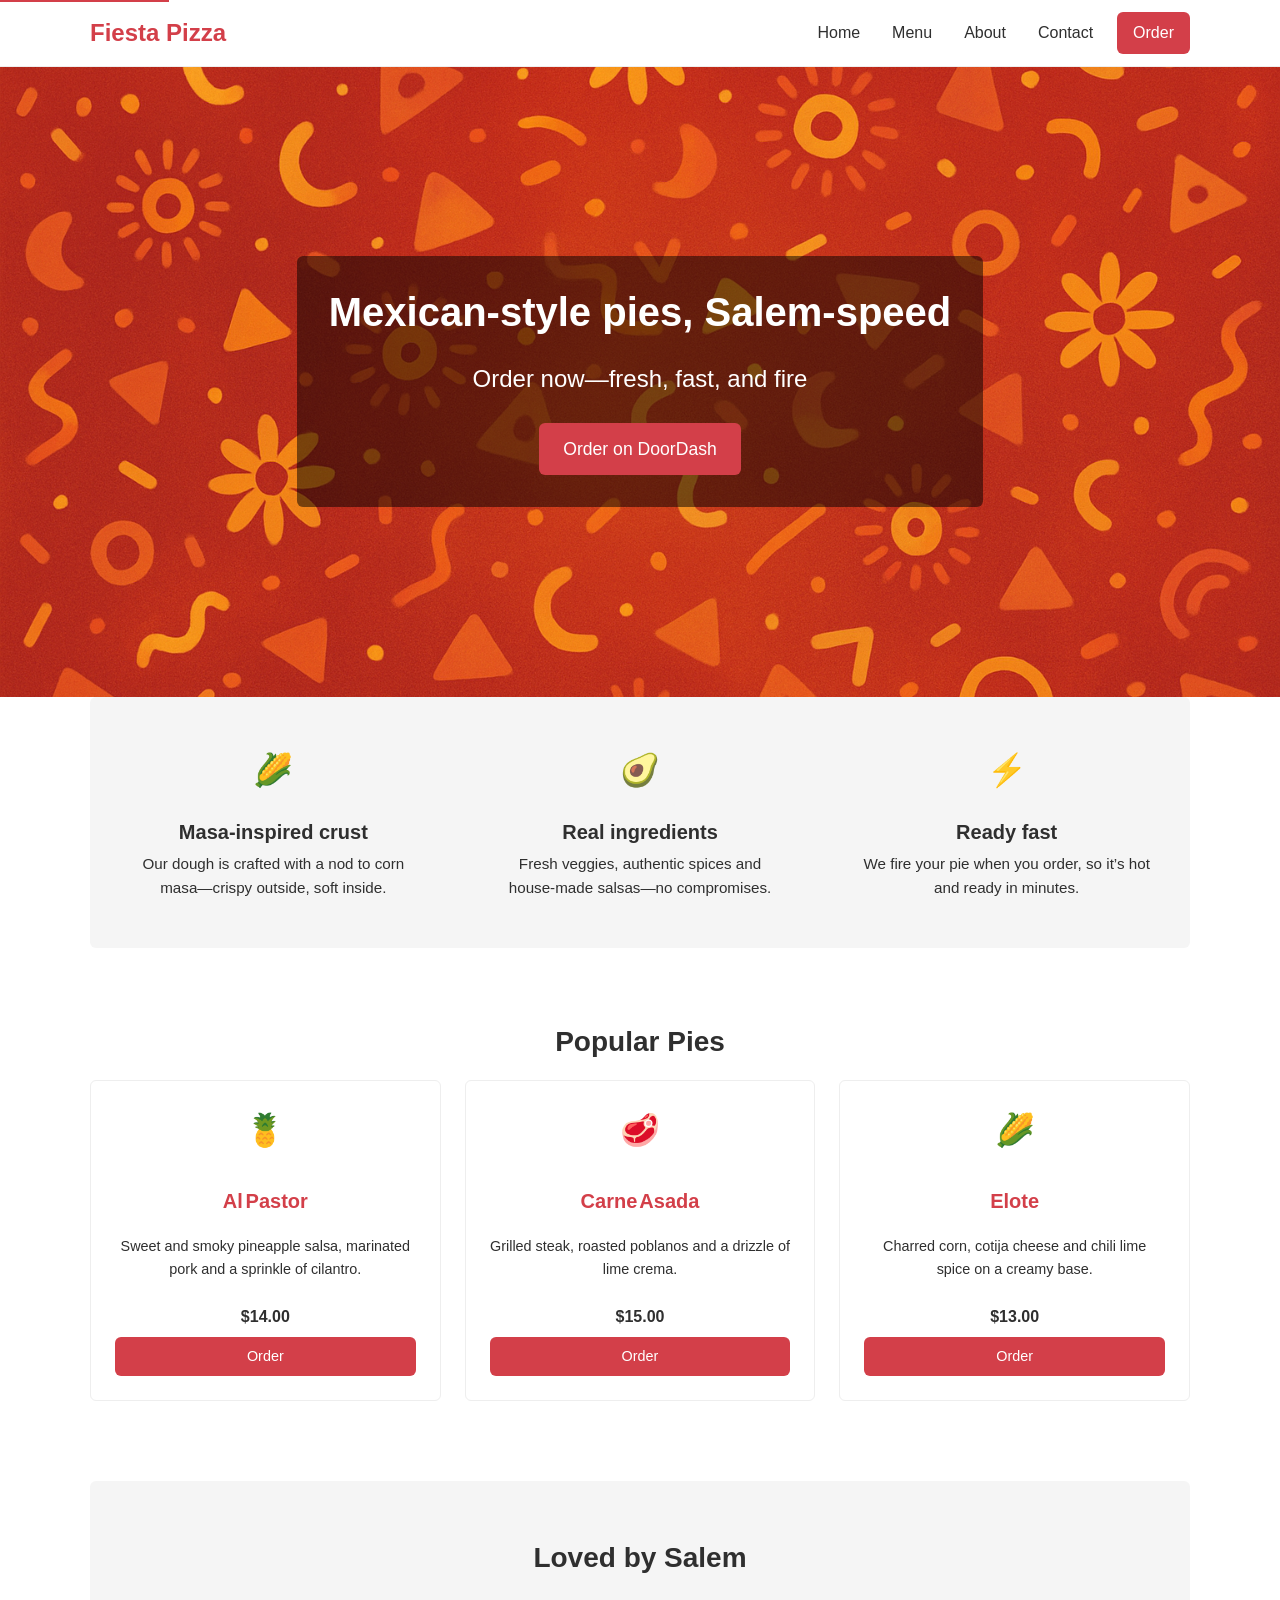
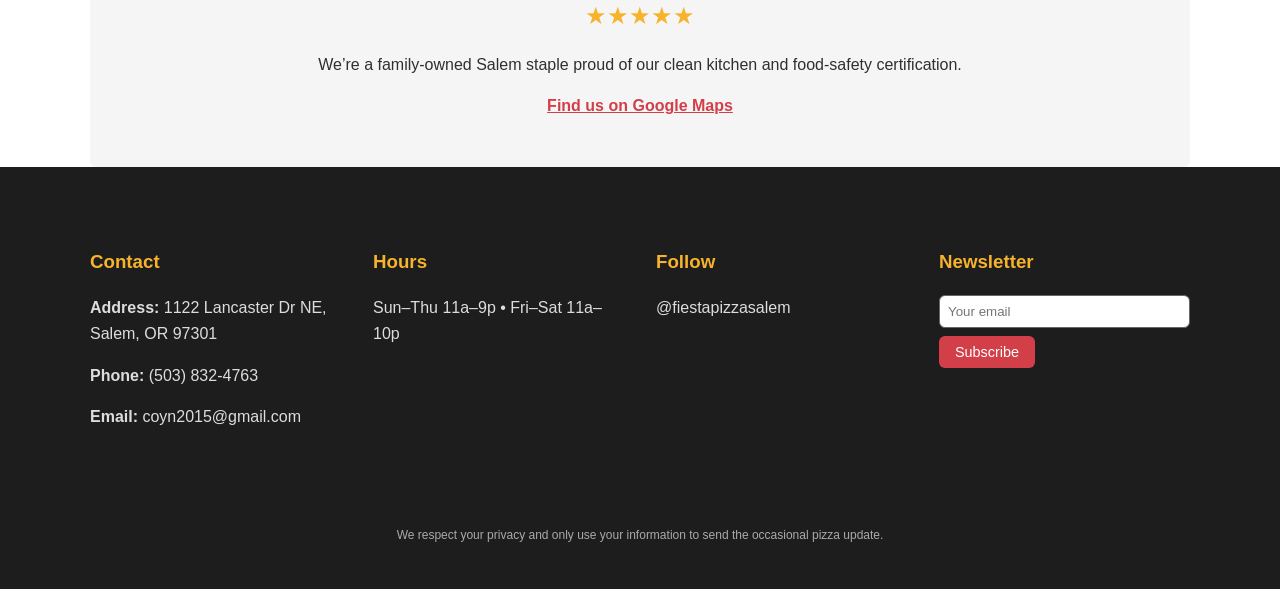
<file: index.html>
<!DOCTYPE html>
<html lang="en">
  <head>
    <meta charset="UTF-8" />
    <meta http-equiv="X-UA-Compatible" content="IE=edge" />
    <meta name="viewport" content="width=device-width, initial-scale=1.0" />
    <title>Fiesta&nbsp;Pizza – Mexican‑style pies, Salem‑speed</title>
    <meta
      name="description"
      content="Fiesta Pizza in Salem, Oregon serves up Mexican‑inspired pizzas with a speedy Salem twist. Order fresh masa‑crust pies fast and hot."
    />
    <link rel="canonical" href="./index.html" />
    <!-- Open Graph / Facebook -->
    <meta property="og:type" content="website" />
    <meta
      property="og:title"
      content="Fiesta Pizza – Mexican‑style pies, Salem‑speed"
    />
    <meta
      property="og:description"
      content="Fiesta Pizza in Salem, Oregon serves up Mexican‑inspired pizzas with a speedy Salem twist. Order fresh masa‑crust pies fast and hot."
    />
    <meta property="og:url" content="./index.html" />
    <meta
      property="og:image"
      content="assets/hero-bg.png"
    />
    <!-- Twitter -->
    <meta name="twitter:card" content="summary_large_image" />
    <meta name="twitter:title" content="Fiesta Pizza – Mexican‑style pies, Salem‑speed" />
    <meta
      name="twitter:description"
      content="Fiesta Pizza in Salem, Oregon serves up Mexican‑inspired pizzas with a speedy Salem twist. Order fresh masa‑crust pies fast and hot."
    />
    <meta
      name="twitter:image"
      content="assets/hero-bg.png"
    />
    <!-- Manifest and Favicon -->
    <link rel="manifest" href="manifest.webmanifest" />
    <link rel="icon" type="image/png" sizes="192x192" href="assets/icon-192.png" />
    <!-- Stylesheet -->
    <link rel="stylesheet" href="css/style.css" />
    <!-- JSON‑LD structured data -->
    <script type="application/ld+json">
      {
        "@context": "https://schema.org",
        "@type": "Restaurant",
        "name": "Fiesta Pizza",
        "image": "assets/hero-bg.png",
        "address": {
          "@type": "PostalAddress",
          "streetAddress": "123 Sample St",
          "addressLocality": "Salem",
          "addressRegion": "OR",
          "postalCode": "97301",
          "addressCountry": "US"
        },
        "telephone": "(503) 555-1212",
        "email": "orders@fiestapizzasalem.com",
        "url": "./index.html",
        "priceRange": "$$",
        "servesCuisine": ["Pizza", "Mexican"],
        "openingHoursSpecification": [
          {
            "@type": "OpeningHoursSpecification",
            "dayOfWeek": ["Sunday", "Monday", "Tuesday", "Wednesday", "Thursday"],
            "opens": "11:00",
            "closes": "21:00"
          },
          {
            "@type": "OpeningHoursSpecification",
            "dayOfWeek": ["Friday", "Saturday"],
            "opens": "11:00",
            "closes": "22:00"
          }
        ],
        "acceptsReservations": false,
        "menu": "./menu.html",
        "sameAs": [
          "https://instagram.com/fiestapizzasalem"
        ]
      }
    </script>
  </head>
  <body>
    <a href="#main" class="skip-link">Skip to main content</a>
    <!-- Header -->
    <header class="site-header" role="banner">
      <div class="container header-container">
        <a href="index.html" class="logo" aria-label="Fiesta Pizza home">
          Fiesta&nbsp;Pizza
        </a>
        <nav class="nav" aria-label="Primary">
          <ul class="nav-list">
            <li><a href="index.html" class="nav-link">Home</a></li>
            <li><a href="menu.html" class="nav-link">Menu</a></li>
            <li><a href="about.html" class="nav-link">About</a></li>
            <li><a href="contact.html" class="nav-link">Contact</a></li>
            <li>
              <a
                href="order.html"
                class="button order-nav-link"
                aria-label="Order on DoorDash"
                >Order</a
              >
            </li>
          </ul>
        </nav>
      </div>
    </header>
    <!-- Main Content -->
    <main id="main" tabindex="-1">
      <!-- Hero -->
      <section class="hero" role="region" aria-label="Hero">
        <div class="hero-overlay">
          <h1 class="hero-title">Mexican‑style pies, Salem‑speed</h1>
          <p class="hero-subtitle">
            Order now—fresh, fast, and fire
          </p>
          <a
            href="order.html"
            class="button hero-cta doordash-link"
            aria-label="Order on DoorDash"
            >Order on DoorDash</a
          >
        </div>
      </section>
      <!-- Highlights -->
      <section class="highlights container" aria-label="Highlights">
        <div class="highlight-item">
          <div class="highlight-icon" aria-hidden="true">🌽</div>
          <h3 class="highlight-title">Masa‑inspired crust</h3>
          <p class="highlight-desc">
            Our dough is crafted with a nod to corn masa—crispy outside, soft
            inside.
          </p>
        </div>
        <div class="highlight-item">
          <div class="highlight-icon" aria-hidden="true">🥑</div>
          <h3 class="highlight-title">Real ingredients</h3>
          <p class="highlight-desc">
            Fresh veggies, authentic spices and house‑made salsas—no
            compromises.
          </p>
        </div>
        <div class="highlight-item">
          <div class="highlight-icon" aria-hidden="true">⚡</div>
          <h3 class="highlight-title">Ready fast</h3>
          <p class="highlight-desc">
            We fire your pie when you order, so it’s hot and ready in
            minutes.
          </p>
        </div>
      </section>
      <!-- Popular Pies -->
      <section class="popular container" aria-label="Popular pies">
        <h2 class="section-title">Popular Pies</h2>
        <div class="card-grid">
          <article class="card" data-category="pizza">
            <div class="card-icon" aria-hidden="true">🍍</div>
            <h3 class="card-title">Al Pastor</h3>
            <p class="card-desc">
              Sweet and smoky pineapple salsa, marinated pork and a sprinkle
              of cilantro.
            </p>
            <p class="card-price">$14.00</p>
            <a
              href="order.html"
              class="button small doordash-link"
              aria-label="Order Al Pastor on DoorDash"
              >Order</a
            >
          </article>
          <article class="card" data-category="pizza">
            <div class="card-icon" aria-hidden="true">🥩</div>
            <h3 class="card-title">Carne Asada</h3>
            <p class="card-desc">
              Grilled steak, roasted poblanos and a drizzle of lime crema.
            </p>
            <p class="card-price">$15.00</p>
            <a
              href="order.html"
              class="button small doordash-link"
              aria-label="Order Carne Asada on DoorDash"
              >Order</a
            >
          </article>
          <article class="card" data-category="pizza">
            <div class="card-icon" aria-hidden="true">🌽</div>
            <h3 class="card-title">Elote</h3>
            <p class="card-desc">
              Charred corn, cotija cheese and chili lime spice on a creamy
              base.
            </p>
            <p class="card-price">$13.00</p>
            <a
              href="order.html"
              class="button small doordash-link"
              aria-label="Order Elote on DoorDash"
              >Order</a
            >
          </article>
        </div>
      </section>
      <!-- Trust & Safety -->
      <section class="trust container" aria-label="Trust and safety">
        <h2 class="section-title">Loved by Salem</h2>
        <p class="rating" aria-label="Five star rating">
          <span aria-hidden="true">★★★★★</span>
          <span class="sr-only">Five out of five stars on average</span>
        </p>
        <p class="trust-desc">
          We’re a family‑owned Salem staple proud of our clean kitchen and
          food‑safety certification.
        </p>
        <p>
          <a href="https://maps.google.com/?q=123+Sample+St+Salem+OR+97301" class="map-link" target="_blank" rel="noopener">Find us on Google&nbsp;Maps</a>
        </p>
      </section>
    </main>
    <!-- Footer -->
    <footer class="site-footer" role="contentinfo">
      <div class="container footer-container">
        <div class="footer-section contact-info">
          <h3>Contact</h3>
          <p>
            <strong>Address:</strong>
            <span data-config="address">123 Sample St, Salem, OR 97301</span>
          </p>
          <p>
            <strong>Phone:</strong> <a href="tel:5035551212" data-config="phone">
              (503) 555‑1212
            </a>
          </p>
          <p>
            <strong>Email:</strong>
            <a href="mailto:orders@fiestapizzasalem.com" data-config="email"
              >orders@fiestapizzasalem.com</a
            >
          </p>
        </div>
        <div class="footer-section hours">
          <h3>Hours</h3>
          <p data-config="hours">Sun–Thu 11 a–9 p<br />Fri–Sat 11 a–10 p</p>
        </div>
        <div class="footer-section social">
          <h3>Follow</h3>
          <p>
            <a href="#" data-config="social" aria-label="Fiesta Pizza on social media">
              @fiestapizzasalem
            </a>
          </p>
        </div>
        <div class="footer-section newsletter">
          <h3>Newsletter</h3>
          <form id="newsletter-form" novalidate>
            <label for="newsletter-email" class="sr-only">Email address</label>
            <input
              type="email"
              id="newsletter-email"
              name="email"
              placeholder="Your email"
              required
            />
            <button type="submit" class="button small">Subscribe</button>
            <p id="newsletter-message" class="form-message" aria-live="polite"></p>
          </form>
        </div>
      </div>
      <p class="privacy-note">We respect your privacy and only use your information to send the occasional pizza update.</p>
    </footer>
    <!-- Floating Order Button on Mobile -->
    <a href="order.html" class="floating-order doordash-link" aria-label="Order on DoorDash">
      Order
    </a>
    <!-- Scripts -->
    <script src="js/config.js" defer></script>
    <script src="js/main.js" defer></script>
  </body>
</html>
</file>
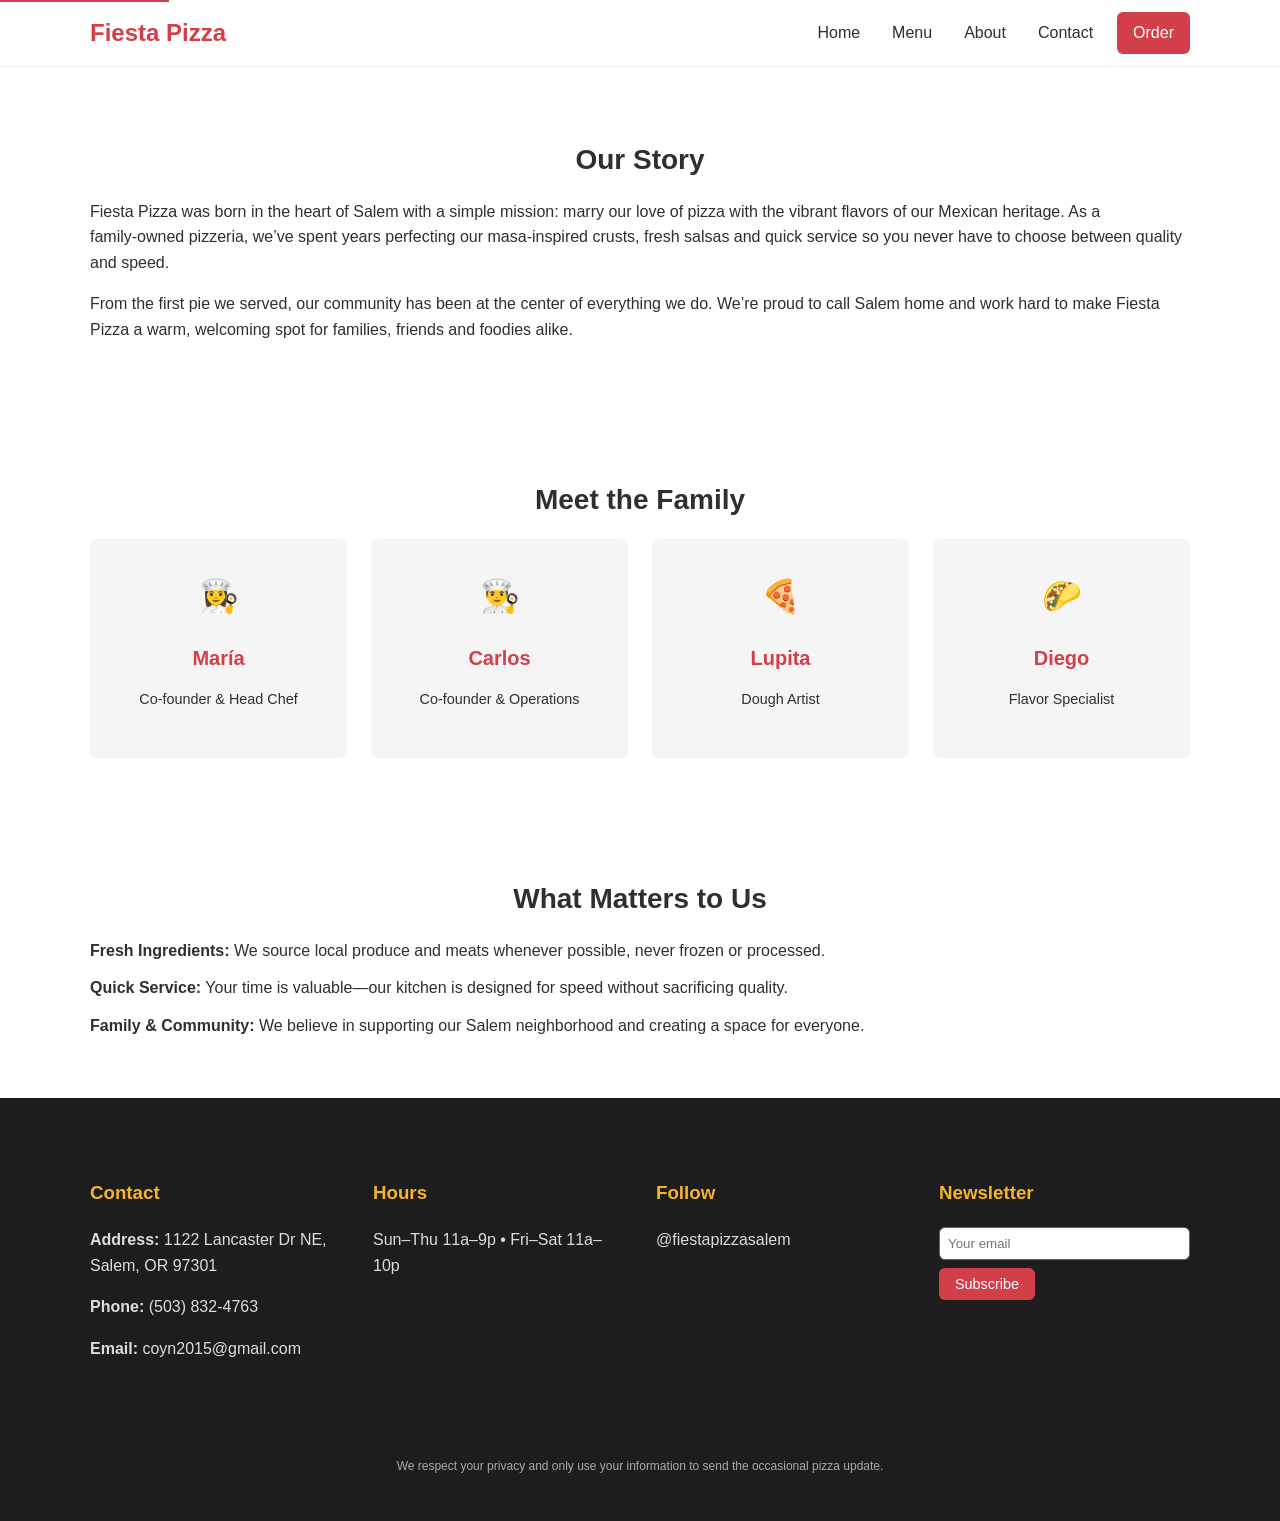
<file: about.html>
<!DOCTYPE html>
<html lang="en">
  <head>
    <meta charset="UTF-8" />
    <meta name="viewport" content="width=device-width, initial-scale=1.0" />
    <title>About Us – Fiesta&nbsp;Pizza</title>
    <meta
      name="description"
      content="Learn about Fiesta Pizza: our Salem roots, our love of Mexican‑style pizza, and the family that makes it all happen."
    />
    <link rel="canonical" href="./about.html" />
    <link rel="manifest" href="manifest.webmanifest" />
    <link rel="icon" type="image/png" sizes="192x192" href="assets/icon-192.png" />
    <link rel="stylesheet" href="css/style.css" />
  </head>
  <body>
    <a href="#main" class="skip-link">Skip to main content</a>
    <header class="site-header" role="banner">
      <div class="container header-container">
        <a href="index.html" class="logo" aria-label="Fiesta Pizza home">
          Fiesta&nbsp;Pizza
        </a>
        <nav class="nav" aria-label="Primary">
          <ul class="nav-list">
            <li><a href="index.html" class="nav-link">Home</a></li>
            <li><a href="menu.html" class="nav-link">Menu</a></li>
            <li><a href="about.html" class="nav-link">About</a></li>
            <li><a href="contact.html" class="nav-link">Contact</a></li>
            <li>
              <a
                href="order.html"
                class="button order-nav-link"
                aria-label="Order on DoorDash"
                >Order</a
              >
            </li>
          </ul>
        </nav>
      </div>
    </header>
    <main id="main" tabindex="-1">
      <section class="container" aria-label="Our story">
        <h1 class="section-title">Our Story</h1>
        <p>
          Fiesta Pizza was born in the heart of Salem with a simple mission: marry
          our love of pizza with the vibrant flavors of our Mexican heritage. As a
          family‑owned pizzeria, we’ve spent years perfecting our masa‑inspired
          crusts, fresh salsas and quick service so you never have to choose
          between quality and speed.
        </p>
        <p>
          From the first pie we served, our community has been at the center of
          everything we do. We’re proud to call Salem home and work hard to make
          Fiesta Pizza a warm, welcoming spot for families, friends and foodies
          alike.
        </p>
      </section>
      <section class="container" aria-label="Our team">
        <h2 class="section-title">Meet the Family</h2>
        <div class="card-grid">
          <div
            class="team-card"
            role="img"
            aria-label="Team member placeholder"
            style="background-color: var(--color-muted); padding: 2rem; border-radius: var(--radius); text-align: center;"
          >
            <div class="highlight-icon" aria-hidden="true">👩‍🍳</div>
            <h3 class="card-title">María</h3>
            <p class="card-desc">Co‑founder &amp; Head Chef</p>
          </div>
          <div
            class="team-card"
            role="img"
            aria-label="Team member placeholder"
            style="background-color: var(--color-muted); padding: 2rem; border-radius: var(--radius); text-align: center;"
          >
            <div class="highlight-icon" aria-hidden="true">👨‍🍳</div>
            <h3 class="card-title">Carlos</h3>
            <p class="card-desc">Co‑founder &amp; Operations</p>
          </div>
          <div
            class="team-card"
            role="img"
            aria-label="Team member placeholder"
            style="background-color: var(--color-muted); padding: 2rem; border-radius: var(--radius); text-align: center;"
          >
            <div class="highlight-icon" aria-hidden="true">🍕</div>
            <h3 class="card-title">Lupita</h3>
            <p class="card-desc">Dough Artist</p>
          </div>
          <div
            class="team-card"
            role="img"
            aria-label="Team member placeholder"
            style="background-color: var(--color-muted); padding: 2rem; border-radius: var(--radius); text-align: center;"
          >
            <div class="highlight-icon" aria-hidden="true">🌮</div>
            <h3 class="card-title">Diego</h3>
            <p class="card-desc">Flavor Specialist</p>
          </div>
        </div>
      </section>
      <section class="container" aria-label="Values">
        <h2 class="section-title">What Matters to Us</h2>
        <ul style="list-style: none; padding: 0; margin: 0;">
          <li style="margin-bottom: 0.75rem;">
            <strong>Fresh Ingredients:</strong> We source local produce and meats whenever
            possible, never frozen or processed.
          </li>
          <li style="margin-bottom: 0.75rem;">
            <strong>Quick Service:</strong> Your time is valuable—our kitchen is designed
            for speed without sacrificing quality.
          </li>
          <li style="margin-bottom: 0.75rem;">
            <strong>Family &amp; Community:</strong> We believe in supporting our Salem
            neighborhood and creating a space for everyone.
          </li>
        </ul>
      </section>
    </main>
    <!-- Footer -->
    <footer class="site-footer" role="contentinfo">
      <div class="container footer-container">
        <div class="footer-section contact-info">
          <h3>Contact</h3>
          <p>
            <strong>Address:</strong>
            <span data-config="address">123 Sample St, Salem, OR 97301</span>
          </p>
          <p>
            <strong>Phone:</strong> <a href="tel:5035551212" data-config="phone">
              (503) 555‑1212
            </a>
          </p>
          <p>
            <strong>Email:</strong>
            <a href="mailto:orders@fiestapizzasalem.com" data-config="email">
              orders@fiestapizzasalem.com
            </a>
          </p>
        </div>
        <div class="footer-section hours">
          <h3>Hours</h3>
          <p data-config="hours">Sun–Thu 11 a–9 p<br />Fri–Sat 11 a–10 p</p>
        </div>
        <div class="footer-section social">
          <h3>Follow</h3>
          <p>
            <a href="#" data-config="social" aria-label="Fiesta Pizza on social media">
              @fiestapizzasalem
            </a>
          </p>
        </div>
        <div class="footer-section newsletter">
          <h3>Newsletter</h3>
          <form id="newsletter-form" novalidate>
            <label for="newsletter-email" class="sr-only">Email address</label>
            <input
              type="email"
              id="newsletter-email"
              name="email"
              placeholder="Your email"
              required
            />
            <button type="submit" class="button small">Subscribe</button>
            <p id="newsletter-message" class="form-message" aria-live="polite"></p>
          </form>
        </div>
      </div>
      <p class="privacy-note">We respect your privacy and only use your information to send the occasional pizza update.</p>
    </footer>
    <a href="order.html" class="floating-order doordash-link" aria-label="Order on DoorDash">Order</a>
    <script src="js/config.js" defer></script>
    <script src="js/main.js" defer></script>
  </body>
</html>
</file>
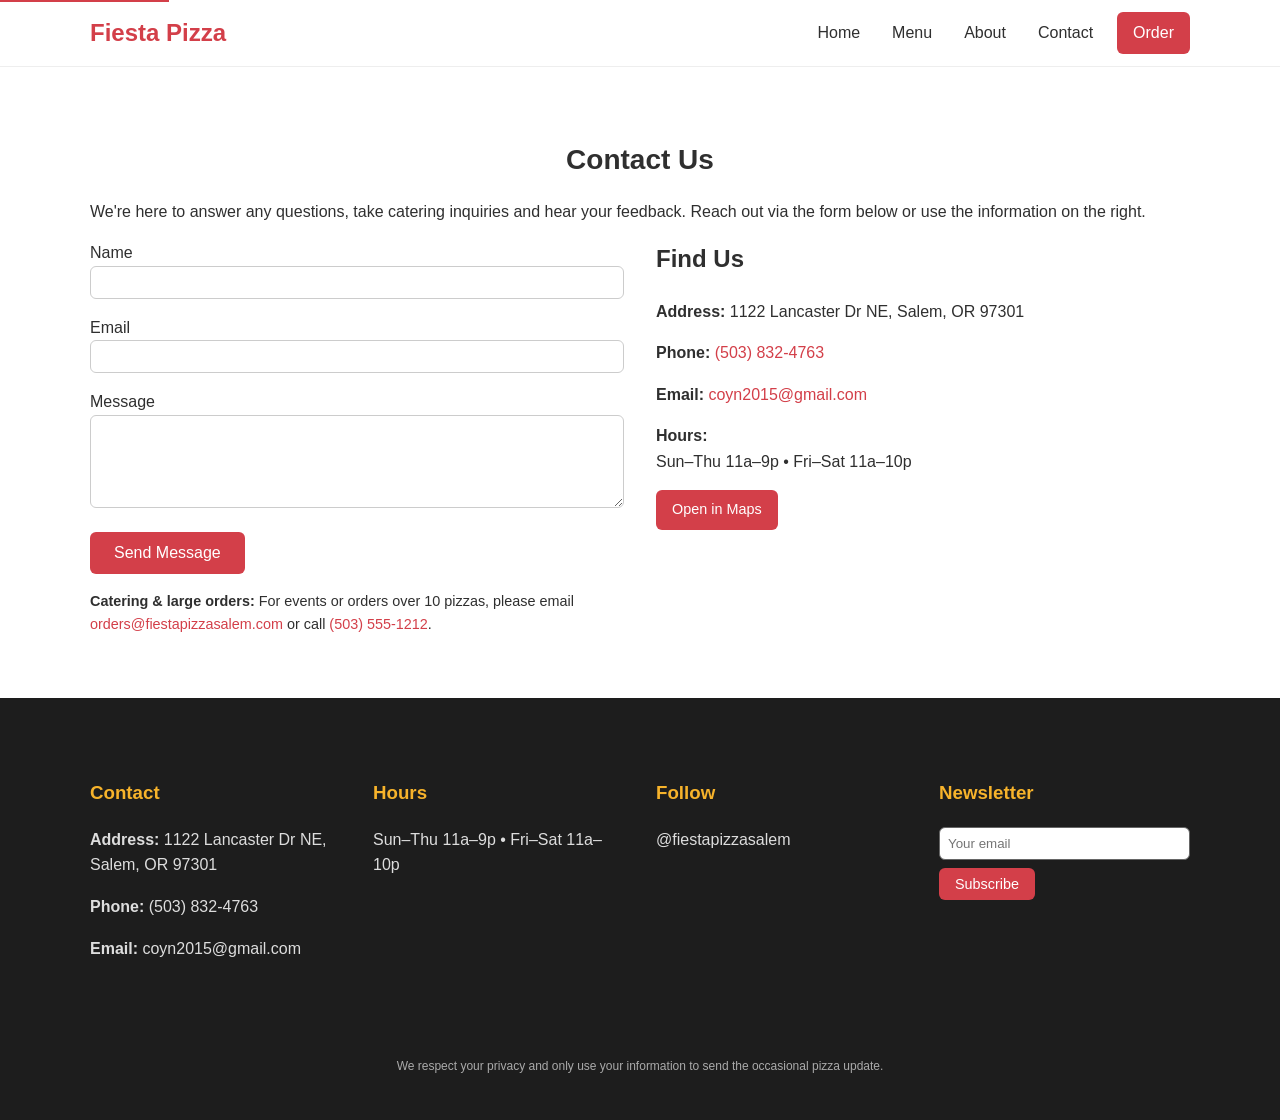
<file: contact.html>
<!DOCTYPE html>
<html lang="en">
  <head>
    <meta charset="UTF-8" />
    <meta name="viewport" content="width=device-width, initial-scale=1.0" />
    <title>Contact Us – Fiesta&nbsp;Pizza</title>
    <meta
      name="description"
      content="Get in touch with Fiesta Pizza. Find our address, phone and email or send us a message about catering, large orders or feedback."
    />
    <link rel="canonical" href="./contact.html" />
    <link rel="manifest" href="manifest.webmanifest" />
    <link rel="icon" type="image/png" sizes="192x192" href="assets/icon-192.png" />
    <link rel="stylesheet" href="css/style.css" />
  </head>
  <body>
    <a href="#main" class="skip-link">Skip to main content</a>
    <header class="site-header" role="banner">
      <div class="container header-container">
        <a href="index.html" class="logo" aria-label="Fiesta Pizza home">
          Fiesta&nbsp;Pizza
        </a>
        <nav class="nav" aria-label="Primary">
          <ul class="nav-list">
            <li><a href="index.html" class="nav-link">Home</a></li>
            <li><a href="menu.html" class="nav-link">Menu</a></li>
            <li><a href="about.html" class="nav-link">About</a></li>
            <li><a href="contact.html" class="nav-link">Contact</a></li>
            <li>
              <a
                href="order.html"
                class="button order-nav-link"
                aria-label="Order on DoorDash"
                >Order</a
              >
            </li>
          </ul>
        </nav>
      </div>
    </header>
    <main id="main" tabindex="-1">
      <section class="container" aria-label="Contact information">
        <h1 class="section-title">Contact Us</h1>
        <p>
          We're here to answer any questions, take catering inquiries and hear your
          feedback. Reach out via the form below or use the information on
          the right.
        </p>
        <div class="card-grid" style="gap: 2rem;">
          <div style="flex: 2 1 300px;">
            <form id="contact-form" novalidate>
              <div style="margin-bottom: 1rem;">
                <label for="contact-name">Name</label><br />
                <input
                  type="text"
                  id="contact-name"
                  name="name"
                  required
                  aria-required="true"
                  style="width: 100%; padding: 0.5rem; border: 1px solid #ccc; border-radius: var(--radius);"
                />
              </div>
              <div style="margin-bottom: 1rem;">
                <label for="contact-email">Email</label><br />
                <input
                  type="email"
                  id="contact-email"
                  name="email"
                  required
                  aria-required="true"
                  style="width: 100%; padding: 0.5rem; border: 1px solid #ccc; border-radius: var(--radius);"
                />
              </div>
              <div style="margin-bottom: 1rem;">
                <label for="contact-message">Message</label><br />
                <textarea
                  id="contact-message"
                  name="message"
                  rows="5"
                  required
                  aria-required="true"
                  style="width: 100%; padding: 0.5rem; border: 1px solid #ccc; border-radius: var(--radius); resize: vertical;"
                ></textarea>
              </div>
              <button type="submit" class="button">Send Message</button>
              <p id="contact-message-status" class="form-message" aria-live="polite" style="margin-top:0.5rem;"></p>
            </form>
            <p style="font-size: 0.9rem; margin-top: 1rem;">
              <strong>Catering &amp; large orders:</strong> For events or orders over
              10 pizzas, please email <a href="mailto:orders@fiestapizzasalem.com">orders@fiestapizzasalem.com</a> or call <a href="tel:5035551212">(503) 555‑1212</a>.
            </p>
          </div>
          <div style="flex: 1 1 250px;">
            <h2 style="margin-top: 0;">Find Us</h2>
            <p>
              <strong>Address:</strong>
              <span data-config="address">123 Sample St, Salem, OR 97301</span>
            </p>
            <p>
              <strong>Phone:</strong> <a href="tel:5035551212" data-config="phone">(503)
              555‑1212</a>
            </p>
            <p>
              <strong>Email:</strong> <a href="mailto:orders@fiestapizzasalem.com" data-config="email">orders@fiestapizzasalem.com</a>
            </p>
            <p>
              <strong>Hours:</strong><br />
              <span data-config="hours">Sun–Thu 11 a–9 p • Fri–Sat 11 a–10 p</span>
            </p>
            <p>
              <a
                href="https://maps.google.com/?q=123+Sample+St+Salem+OR+97301"
                class="button small"
                target="_blank"
                rel="noopener"
                >Open in Maps</a
              >
            </p>
          </div>
        </div>
      </section>
    </main>
    <footer class="site-footer" role="contentinfo">
      <div class="container footer-container">
        <div class="footer-section contact-info">
          <h3>Contact</h3>
          <p>
            <strong>Address:</strong>
            <span data-config="address">123 Sample St, Salem, OR 97301</span>
          </p>
          <p>
            <strong>Phone:</strong> <a href="tel:5035551212" data-config="phone">
              (503) 555‑1212
            </a>
          </p>
          <p>
            <strong>Email:</strong>
            <a href="mailto:orders@fiestapizzasalem.com" data-config="email">
              orders@fiestapizzasalem.com
            </a>
          </p>
        </div>
        <div class="footer-section hours">
          <h3>Hours</h3>
          <p data-config="hours">Sun–Thu 11 a–9 p<br />Fri–Sat 11 a–10 p</p>
        </div>
        <div class="footer-section social">
          <h3>Follow</h3>
          <p>
            <a href="#" data-config="social" aria-label="Fiesta Pizza on social media">
              @fiestapizzasalem
            </a>
          </p>
        </div>
        <div class="footer-section newsletter">
          <h3>Newsletter</h3>
          <form id="newsletter-form" novalidate>
            <label for="newsletter-email" class="sr-only">Email address</label>
            <input
              type="email"
              id="newsletter-email"
              name="email"
              placeholder="Your email"
              required
            />
            <button type="submit" class="button small">Subscribe</button>
            <p id="newsletter-message" class="form-message" aria-live="polite"></p>
          </form>
        </div>
      </div>
      <p class="privacy-note">We respect your privacy and only use your information to send the occasional pizza update.</p>
    </footer>
    <a href="order.html" class="floating-order doordash-link" aria-label="Order on DoorDash">Order</a>
    <script src="js/config.js" defer></script>
    <script src="js/main.js" defer></script>
    <script>
      // Contact form validation
      document.addEventListener('DOMContentLoaded', () => {
        const form = document.getElementById('contact-form');
        if (!form) return;
        const status = document.getElementById('contact-message-status');
        form.addEventListener('submit', (e) => {
          e.preventDefault();
          const name = document.getElementById('contact-name').value.trim();
          const email = document.getElementById('contact-email').value.trim();
          const message = document.getElementById('contact-message').value.trim();
          if (!name || !email || !message) {
            status.textContent = 'Please fill out all fields.';
            status.classList.add('error');
            return;
          }
          if (!/.+@.+\..+/.test(email)) {
            status.textContent = 'Please enter a valid email address.';
            status.classList.add('error');
            return;
          }
          status.classList.remove('error');
          status.textContent = 'Thank you for your message! We will be in touch soon.';
          form.reset();
        });
      });
    </script>
  </body>
</html>
</file>
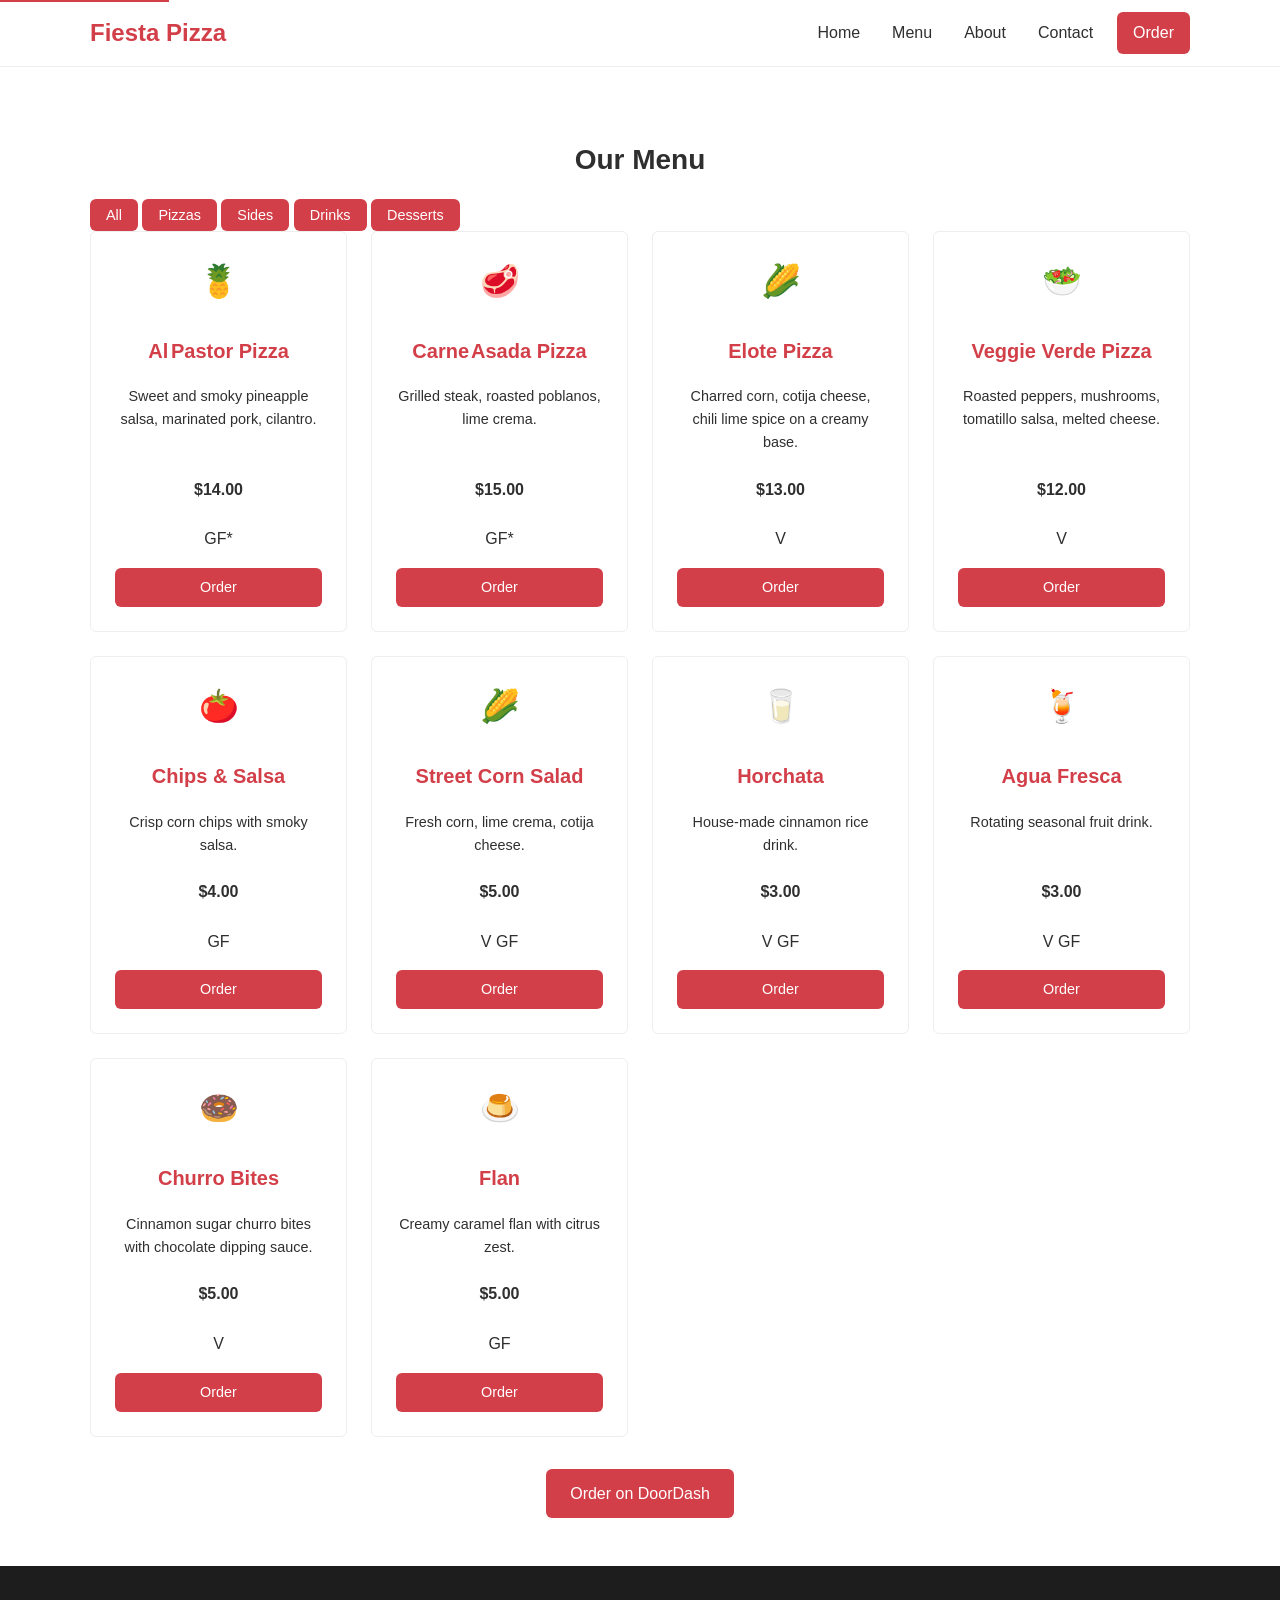
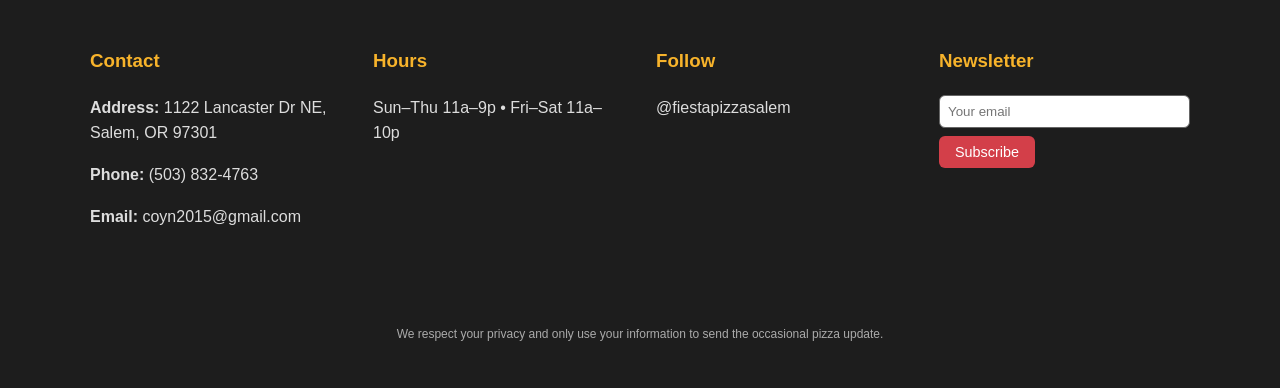
<file: menu.html>
<!DOCTYPE html>
<html lang="en">
  <head>
    <meta charset="UTF-8" />
    <meta http-equiv="X-UA-Compatible" content="IE=edge" />
    <meta name="viewport" content="width=device-width, initial-scale=1.0" />
    <title>Menu – Fiesta&nbsp;Pizza</title>
    <meta
      name="description"
      content="Browse the Fiesta Pizza menu: Mexican‑inspired pizzas, sides, drinks and desserts. Order your favorites fast and hot in Salem, OR."
    />
    <link rel="canonical" href="./menu.html" />
    <link rel="manifest" href="manifest.webmanifest" />
    <link
      rel="icon"
      type="image/png"
      sizes="192x192"
      href="assets/icon-192.png"
    />
    <link rel="stylesheet" href="css/style.css" />
    <!-- Structured data for menu -->
    <script type="application/ld+json">
      {
        "@context": "https://schema.org",
        "@type": "Menu",
        "name": "Fiesta Pizza Menu",
        "url": "./menu.html",
        "hasMenuSection": [
          {
            "@type": "MenuSection",
            "name": "Pizzas",
            "hasMenuItem": [
              {
                "@type": "MenuItem",
                "name": "Al Pastor Pizza",
                "description": "Sweet and smoky pineapple salsa, marinated pork, cilantro.",
                "offers": { "@type": "Offer", "price": "14.00", "priceCurrency": "USD" }
              },
              {
                "@type": "MenuItem",
                "name": "Carne Asada Pizza",
                "description": "Grilled steak, roasted poblanos, lime crema.",
                "offers": { "@type": "Offer", "price": "15.00", "priceCurrency": "USD" }
              },
              {
                "@type": "MenuItem",
                "name": "Elote Pizza",
                "description": "Charred corn, cotija cheese, chili lime spice on a creamy base.",
                "offers": { "@type": "Offer", "price": "13.00", "priceCurrency": "USD" }
              },
              {
                "@type": "MenuItem",
                "name": "Veggie Verde Pizza",
                "description": "Roasted peppers, mushrooms, tomatillo salsa, melted cheese.",
                "offers": { "@type": "Offer", "price": "12.00", "priceCurrency": "USD" }
              }
            ]
          },
          {
            "@type": "MenuSection",
            "name": "Sides",
            "hasMenuItem": [
              {
                "@type": "MenuItem",
                "name": "Chips & Salsa",
                "description": "Crisp corn chips with smoky salsa.",
                "offers": { "@type": "Offer", "price": "4.00", "priceCurrency": "USD" }
              },
              {
                "@type": "MenuItem",
                "name": "Street Corn Salad",
                "description": "Fresh corn, lime crema, cotija cheese.",
                "offers": { "@type": "Offer", "price": "5.00", "priceCurrency": "USD" }
              }
            ]
          },
          {
            "@type": "MenuSection",
            "name": "Drinks",
            "hasMenuItem": [
              {
                "@type": "MenuItem",
                "name": "Horchata",
                "description": "House‑made cinnamon rice drink.",
                "offers": { "@type": "Offer", "price": "3.00", "priceCurrency": "USD" }
              },
              {
                "@type": "MenuItem",
                "name": "Agua Fresca",
                "description": "Rotating seasonal fruit drink.",
                "offers": { "@type": "Offer", "price": "3.00", "priceCurrency": "USD" }
              }
            ]
          },
          {
            "@type": "MenuSection",
            "name": "Desserts",
            "hasMenuItem": [
              {
                "@type": "MenuItem",
                "name": "Churro Bites",
                "description": "Cinnamon sugar churro bites with chocolate dipping sauce.",
                "offers": { "@type": "Offer", "price": "5.00", "priceCurrency": "USD" }
              },
              {
                "@type": "MenuItem",
                "name": "Flan",
                "description": "Creamy caramel flan with citrus zest.",
                "offers": { "@type": "Offer", "price": "5.00", "priceCurrency": "USD" }
              }
            ]
          }
        ]
      }
    </script>
  </head>
  <body>
    <a href="#main" class="skip-link">Skip to main content</a>
    <!-- Header -->
    <header class="site-header" role="banner">
      <div class="container header-container">
        <a href="index.html" class="logo" aria-label="Fiesta Pizza home">
          Fiesta&nbsp;Pizza
        </a>
        <nav class="nav" aria-label="Primary">
          <ul class="nav-list">
            <li><a href="index.html" class="nav-link">Home</a></li>
            <li><a href="menu.html" class="nav-link">Menu</a></li>
            <li><a href="about.html" class="nav-link">About</a></li>
            <li><a href="contact.html" class="nav-link">Contact</a></li>
            <li>
              <a
                href="order.html"
                class="button order-nav-link"
                aria-label="Order on DoorDash"
                >Order</a
              >
            </li>
          </ul>
        </nav>
      </div>
    </header>
    <main id="main" tabindex="-1">
      <section class="container" aria-label="Menu">
        <h1 class="section-title">Our Menu</h1>
        <!-- Filter buttons -->
        <div class="menu-filter" role="tablist" aria-label="Filter menu">
          <button
            type="button"
            class="button small active"
            data-filter="all"
            aria-pressed="true"
          >
            All
          </button>
          <button type="button" class="button small" data-filter="pizza">Pizzas</button>
          <button type="button" class="button small" data-filter="side">Sides</button>
          <button type="button" class="button small" data-filter="drink">Drinks</button>
          <button type="button" class="button small" data-filter="dessert">Desserts</button>
        </div>
        <!-- Menu items -->
        <div class="menu-items card-grid" aria-live="polite">
          <!-- Pizzas -->
          <article class="menu-item card" data-category="pizza">
            <div class="card-icon" aria-hidden="true">🍍</div>
            <h3 class="card-title">Al Pastor Pizza</h3>
            <p class="card-desc">Sweet and smoky pineapple salsa, marinated pork, cilantro.</p>
            <p class="card-price">$14.00</p>
            <p class="card-tags"><span aria-label="Contains gluten">GF*</span></p>
            <a
              href="order.html"
              class="button small doordash-link"
              aria-label="Order Al Pastor Pizza on DoorDash"
              >Order</a
            >
          </article>
          <article class="menu-item card" data-category="pizza">
            <div class="card-icon" aria-hidden="true">🥩</div>
            <h3 class="card-title">Carne Asada Pizza</h3>
            <p class="card-desc">Grilled steak, roasted poblanos, lime crema.</p>
            <p class="card-price">$15.00</p>
            <p class="card-tags"><span aria-label="Contains gluten">GF*</span></p>
            <a
              href="order.html"
              class="button small doordash-link"
              aria-label="Order Carne Asada Pizza on DoorDash"
              >Order</a
            >
          </article>
          <article class="menu-item card" data-category="pizza">
            <div class="card-icon" aria-hidden="true">🌽</div>
            <h3 class="card-title">Elote Pizza</h3>
            <p class="card-desc">Charred corn, cotija cheese, chili lime spice on a creamy base.</p>
            <p class="card-price">$13.00</p>
            <p class="card-tags"><span aria-label="Vegetarian">V</span></p>
            <a
              href="order.html"
              class="button small doordash-link"
              aria-label="Order Elote Pizza on DoorDash"
              >Order</a
            >
          </article>
          <article class="menu-item card" data-category="pizza">
            <div class="card-icon" aria-hidden="true">🥗</div>
            <h3 class="card-title">Veggie Verde Pizza</h3>
            <p class="card-desc">Roasted peppers, mushrooms, tomatillo salsa, melted cheese.</p>
            <p class="card-price">$12.00</p>
            <p class="card-tags"><span aria-label="Vegetarian">V</span></p>
            <a
              href="order.html"
              class="button small doordash-link"
              aria-label="Order Veggie Verde Pizza on DoorDash"
              >Order</a
            >
          </article>
          <!-- Sides -->
          <article class="menu-item card" data-category="side">
            <div class="card-icon" aria-hidden="true">🍅</div>
            <h3 class="card-title">Chips & Salsa</h3>
            <p class="card-desc">Crisp corn chips with smoky salsa.</p>
            <p class="card-price">$4.00</p>
            <p class="card-tags"><span aria-label="Gluten‑free">GF</span></p>
            <a
              href="order.html"
              class="button small doordash-link"
              aria-label="Order Chips and Salsa on DoorDash"
              >Order</a
            >
          </article>
          <article class="menu-item card" data-category="side">
            <div class="card-icon" aria-hidden="true">🌽</div>
            <h3 class="card-title">Street Corn Salad</h3>
            <p class="card-desc">Fresh corn, lime crema, cotija cheese.</p>
            <p class="card-price">$5.00</p>
            <p class="card-tags"><span aria-label="Vegetarian">V</span> <span aria-label="Gluten‑free">GF</span></p>
            <a
              href="order.html"
              class="button small doordash-link"
              aria-label="Order Street Corn Salad on DoorDash"
              >Order</a
            >
          </article>
          <!-- Drinks -->
          <article class="menu-item card" data-category="drink">
            <div class="card-icon" aria-hidden="true">🥛</div>
            <h3 class="card-title">Horchata</h3>
            <p class="card-desc">House‑made cinnamon rice drink.</p>
            <p class="card-price">$3.00</p>
            <p class="card-tags"><span aria-label="Vegetarian">V</span> <span aria-label="Gluten‑free">GF</span></p>
            <a
              href="order.html"
              class="button small doordash-link"
              aria-label="Order Horchata on DoorDash"
              >Order</a
            >
          </article>
          <article class="menu-item card" data-category="drink">
            <div class="card-icon" aria-hidden="true">🍹</div>
            <h3 class="card-title">Agua Fresca</h3>
            <p class="card-desc">Rotating seasonal fruit drink.</p>
            <p class="card-price">$3.00</p>
            <p class="card-tags"><span aria-label="Vegetarian">V</span> <span aria-label="Gluten‑free">GF</span></p>
            <a
              href="order.html"
              class="button small doordash-link"
              aria-label="Order Agua Fresca on DoorDash"
              >Order</a
            >
          </article>
          <!-- Desserts -->
          <article class="menu-item card" data-category="dessert">
            <div class="card-icon" aria-hidden="true">🍩</div>
            <h3 class="card-title">Churro Bites</h3>
            <p class="card-desc">Cinnamon sugar churro bites with chocolate dipping sauce.</p>
            <p class="card-price">$5.00</p>
            <p class="card-tags"><span aria-label="Vegetarian">V</span></p>
            <a
              href="order.html"
              class="button small doordash-link"
              aria-label="Order Churro Bites on DoorDash"
              >Order</a
            >
          </article>
          <article class="menu-item card" data-category="dessert">
            <div class="card-icon" aria-hidden="true">🍮</div>
            <h3 class="card-title">Flan</h3>
            <p class="card-desc">Creamy caramel flan with citrus zest.</p>
            <p class="card-price">$5.00</p>
            <p class="card-tags"><span aria-label="Gluten‑free">GF</span></p>
            <a
              href="order.html"
              class="button small doordash-link"
              aria-label="Order Flan on DoorDash"
              >Order</a
            >
          </article>
        </div>
        <!-- Bottom CTA -->
        <div class="menu-cta" style="text-align: center; margin-top: 2rem;">
          <a href="order.html" class="button doordash-link">Order on DoorDash</a>
        </div>
      </section>
    </main>
    <!-- Footer -->
    <footer class="site-footer" role="contentinfo">
      <div class="container footer-container">
        <div class="footer-section contact-info">
          <h3>Contact</h3>
          <p>
            <strong>Address:</strong>
            <span data-config="address">123 Sample St, Salem, OR 97301</span>
          </p>
          <p>
            <strong>Phone:</strong> <a href="tel:5035551212" data-config="phone">
              (503) 555‑1212
            </a>
          </p>
          <p>
            <strong>Email:</strong>
            <a href="mailto:orders@fiestapizzasalem.com" data-config="email">
              orders@fiestapizzasalem.com
            </a>
          </p>
        </div>
        <div class="footer-section hours">
          <h3>Hours</h3>
          <p data-config="hours">Sun–Thu 11 a–9 p<br />Fri–Sat 11 a–10 p</p>
        </div>
        <div class="footer-section social">
          <h3>Follow</h3>
          <p>
            <a href="#" data-config="social" aria-label="Fiesta Pizza on social media">
              @fiestapizzasalem
            </a>
          </p>
        </div>
        <div class="footer-section newsletter">
          <h3>Newsletter</h3>
          <form id="newsletter-form" novalidate>
            <label for="newsletter-email" class="sr-only">Email address</label>
            <input
              type="email"
              id="newsletter-email"
              name="email"
              placeholder="Your email"
              required
            />
            <button type="submit" class="button small">Subscribe</button>
            <p id="newsletter-message" class="form-message" aria-live="polite"></p>
          </form>
        </div>
      </div>
      <p class="privacy-note">We respect your privacy and only use your information to send the occasional pizza update.</p>
    </footer>
    <!-- Floating order button -->
    <a href="order.html" class="floating-order doordash-link" aria-label="Order on DoorDash">
      Order
    </a>
    <!-- Scripts -->
    <script src="js/config.js" defer></script>
    <script src="js/main.js" defer></script>
  </body>
</html>
</file>
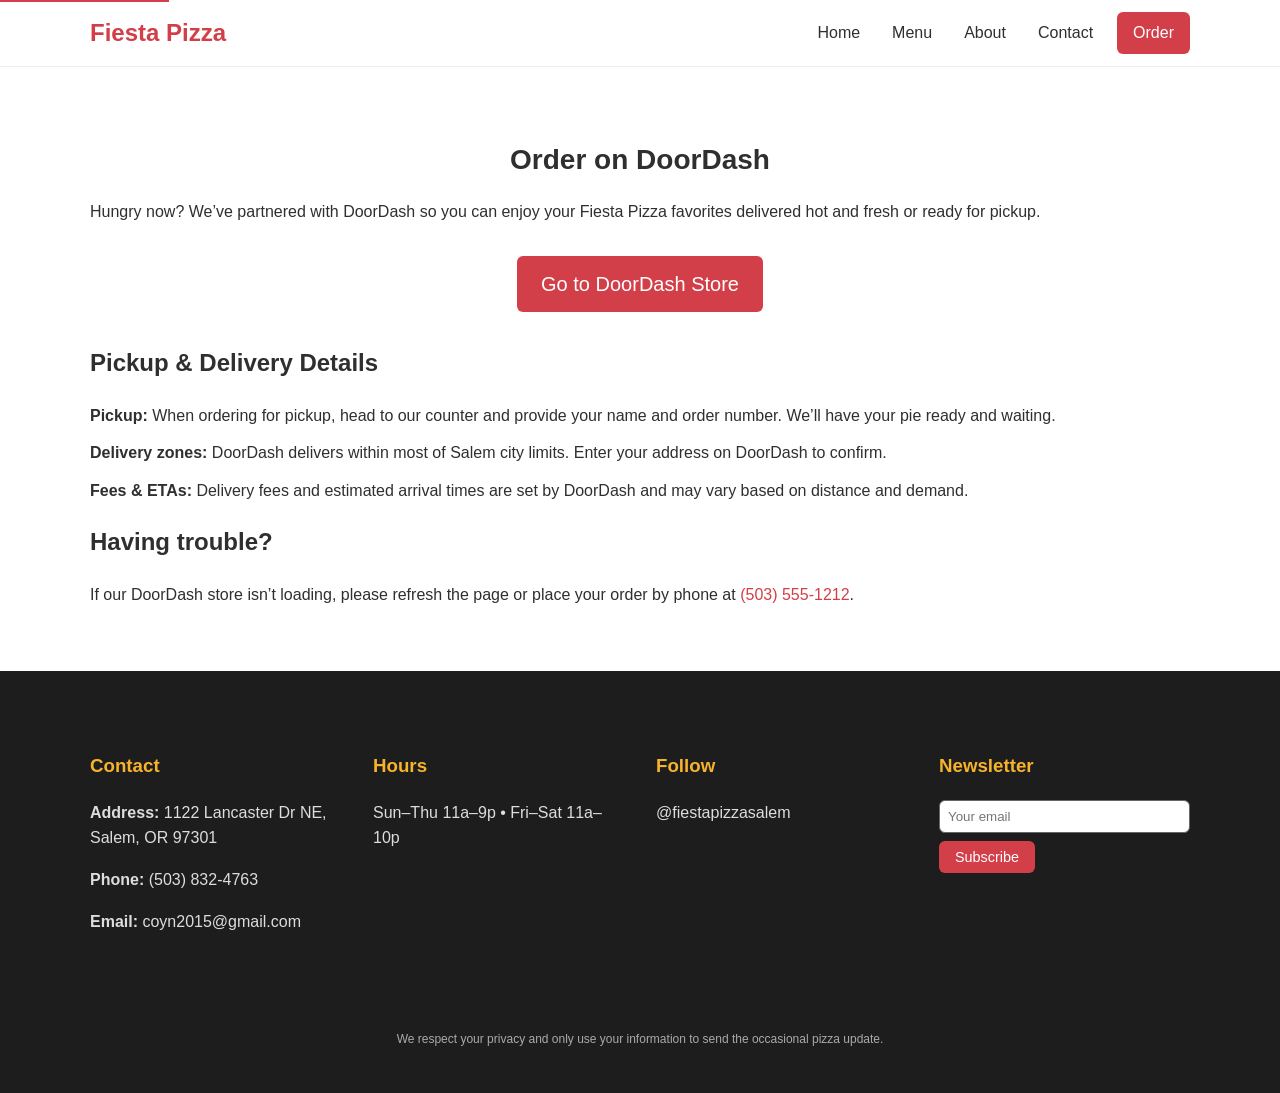
<file: order.html>
<!DOCTYPE html>
<html lang="en">
  <head>
    <meta charset="UTF-8" />
    <meta name="viewport" content="width=device-width, initial-scale=1.0" />
    <title>Order – Fiesta&nbsp;Pizza</title>
    <meta
      name="description"
      content="Order your favorite Mexican‑style pizzas from Fiesta Pizza through DoorDash. Fast delivery or pickup in Salem, Oregon."
    />
    <link rel="canonical" href="./order.html" />
    <link rel="manifest" href="manifest.webmanifest" />
    <link rel="icon" type="image/png" sizes="192x192" href="assets/icon-192.png" />
    <link rel="stylesheet" href="css/style.css" />
  </head>
  <body>
    <a href="#main" class="skip-link">Skip to main content</a>
    <header class="site-header" role="banner">
      <div class="container header-container">
        <a href="index.html" class="logo" aria-label="Fiesta Pizza home">
          Fiesta&nbsp;Pizza
        </a>
        <nav class="nav" aria-label="Primary">
          <ul class="nav-list">
            <li><a href="index.html" class="nav-link">Home</a></li>
            <li><a href="menu.html" class="nav-link">Menu</a></li>
            <li><a href="about.html" class="nav-link">About</a></li>
            <li><a href="contact.html" class="nav-link">Contact</a></li>
            <li>
              <a
                href="order.html"
                class="button order-nav-link"
                aria-label="Order on DoorDash"
                >Order</a
              >
            </li>
          </ul>
        </nav>
      </div>
    </header>
    <main id="main" tabindex="-1">
      <section class="container" aria-label="Order online">
        <h1 class="section-title">Order on DoorDash</h1>
        <p>
          Hungry now? We’ve partnered with DoorDash so you can enjoy your
          Fiesta Pizza favorites delivered hot and fresh or ready for pickup.
        </p>
        <p style="text-align: center; margin: 2rem 0;">
          <a
            href="#"
            class="button large doordash-link"
            style="font-size:1.25rem;"
            aria-label="Order Fiesta Pizza on DoorDash"
            >Go to DoorDash Store</a
          >
        </p>
        <h2 style="margin-top:2rem;">Pickup &amp; Delivery Details</h2>
        <ul style="list-style: none; padding: 0;">
          <li style="margin-bottom:0.75rem;">
            <strong>Pickup:</strong> When ordering for pickup, head to our counter and
            provide your name and order number. We’ll have your pie ready and
            waiting.
          </li>
          <li style="margin-bottom:0.75rem;">
            <strong>Delivery zones:</strong> DoorDash delivers within most of
            Salem city limits. Enter your address on DoorDash to confirm.
          </li>
          <li style="margin-bottom:0.75rem;">
            <strong>Fees &amp; ETAs:</strong> Delivery fees and estimated arrival times
            are set by DoorDash and may vary based on distance and demand.
          </li>
        </ul>
        <h2>Having trouble?</h2>
        <p>
          If our DoorDash store isn’t loading, please refresh the page or place your
          order by phone at <a href="tel:5035551212">(503) 555‑1212</a>.
        </p>
      </section>
    </main>
    <footer class="site-footer" role="contentinfo">
      <div class="container footer-container">
        <div class="footer-section contact-info">
          <h3>Contact</h3>
          <p>
            <strong>Address:</strong>
            <span data-config="address">123 Sample St, Salem, OR 97301</span>
          </p>
          <p>
            <strong>Phone:</strong> <a href="tel:5035551212" data-config="phone">
              (503) 555‑1212
            </a>
          </p>
          <p>
            <strong>Email:</strong>
            <a href="mailto:orders@fiestapizzasalem.com" data-config="email">
              orders@fiestapizzasalem.com
            </a>
          </p>
        </div>
        <div class="footer-section hours">
          <h3>Hours</h3>
          <p data-config="hours">Sun–Thu 11 a–9 p<br />Fri–Sat 11 a–10 p</p>
        </div>
        <div class="footer-section social">
          <h3>Follow</h3>
          <p>
            <a href="#" data-config="social" aria-label="Fiesta Pizza on social media">
              @fiestapizzasalem
            </a>
          </p>
        </div>
        <div class="footer-section newsletter">
          <h3>Newsletter</h3>
          <form id="newsletter-form" novalidate>
            <label for="newsletter-email" class="sr-only">Email address</label>
            <input
              type="email"
              id="newsletter-email"
              name="email"
              placeholder="Your email"
              required
            />
            <button type="submit" class="button small">Subscribe</button>
            <p id="newsletter-message" class="form-message" aria-live="polite"></p>
          </form>
        </div>
      </div>
      <p class="privacy-note">We respect your privacy and only use your information to send the occasional pizza update.</p>
    </footer>
    <a href="order.html" class="floating-order doordash-link" aria-label="Order on DoorDash">Order</a>
    <script src="js/config.js" defer></script>
    <script src="js/main.js" defer></script>
  </body>
</html>
</file>
<file: css/style.css>
/* Base styles for Fiesta Pizza website */

/* CSS Variables for easy theming */
:root {
  --color-accent: #d33f49; /* warm red */
  --color-secondary: #f7b32b; /* golden yellow */
  --color-dark: #2f2f2f; /* dark text */
  --color-light: #ffffff; /* light background */
  --color-muted: #f5f5f5; /* muted section background */
  --font-family: -apple-system, BlinkMacSystemFont, 'Segoe UI', Roboto, Oxygen,
    Ubuntu, Cantarell, 'Open Sans', 'Helvetica Neue', sans-serif;
  --max-width: 1100px;
  --radius: 6px;
}

/* Reset some default styles */
* {
  box-sizing: border-box;
}

html {
  scroll-behavior: smooth;
}

body {
  margin: 0;
  font-family: var(--font-family);
  line-height: 1.6;
  color: var(--color-dark);
  background-color: var(--color-light);
  min-height: 100vh;
  display: flex;
  flex-direction: column;
}

a {
  color: var(--color-accent);
  text-decoration: none;
}
a:hover,
a:focus {
  text-decoration: underline;
}

.skip-link {
  position: absolute;
  top: -40px;
  left: 0;
  background: var(--color-accent);
  color: white;
  padding: 8px 12px;
  z-index: 100;
  transition: top 0.3s;
}
.skip-link:focus {
  top: 0;
}

/* Containers */
.container {
  max-width: var(--max-width);
  width: 90%;
  margin: 0 auto;
  padding: 3rem 0;
}

/* Buttons */
.button {
  display: inline-block;
  background-color: var(--color-accent);
  color: white;
  padding: 0.75rem 1.5rem;
  border: none;
  border-radius: var(--radius);
  font-size: 1rem;
  cursor: pointer;
  text-align: center;
  transition: background-color 0.2s ease-in-out;
}
.button.small {
  padding: 0.5rem 1rem;
  font-size: 0.9rem;
}
.button:hover,
.button:focus {
  background-color: #b72e38;
  text-decoration: none;
  outline: 2px solid var(--color-secondary);
}

/* Header */
.site-header {
  background-color: var(--color-light);
  border-bottom: 1px solid #eee;
  position: sticky;
  top: 0;
  width: 100%;
  z-index: 50;
}
.header-container {
  display: flex;
  align-items: center;
  justify-content: space-between;
  padding: 0.75rem 0;
}
.logo {
  font-size: 1.5rem;
  font-weight: 700;
  color: var(--color-accent);
  text-decoration: none;
}

.nav-list {
  list-style: none;
  margin: 0;
  padding: 0;
  display: flex;
  gap: 1rem;
  align-items: center;
}
.nav-link {
  color: var(--color-dark);
  font-weight: 500;
  padding: 0.5rem;
}
.nav-link:hover,
.nav-link:focus {
  color: var(--color-accent);
}

.order-nav-link {
  background: var(--color-accent);
  color: white;
  border-radius: var(--radius);
  padding: 0.5rem 1rem;
}
.order-nav-link:hover,
.order-nav-link:focus {
  background: #b72e38;
  color: white;
}

/* Hero */
.hero {
  position: relative;
  background-image: url('../assets/hero-bg.png');
  background-size: cover;
  background-position: center;
  height: 70vh;
  display: flex;
  align-items: center;
  justify-content: center;
  text-align: center;
}
.hero-overlay {
  background: rgba(0, 0, 0, 0.5);
  padding: 2rem;
  border-radius: var(--radius);
  color: white;
}
.hero-title {
  font-size: 2rem;
  line-height: 1.2;
  margin: 0 0 0.5rem;
}
.hero-subtitle {
  font-size: 1.2rem;
  margin-bottom: 1.5rem;
}
.hero-cta {
  font-size: 1.1rem;
}

/* Highlights */
.highlights {
  display: flex;
  flex-wrap: wrap;
  gap: 2rem;
  justify-content: center;
  background-color: var(--color-muted);
  padding: 2rem 1rem;
  border-radius: var(--radius);
}
.highlight-item {
  flex: 1 1 250px;
  text-align: center;
  padding: 1rem;
}
.highlight-icon {
  font-size: 2rem;
  margin-bottom: 0.5rem;
}
.highlight-title {
  font-size: 1.25rem;
  margin-bottom: 0.25rem;
  font-weight: 600;
}
.highlight-desc {
  font-size: 0.95rem;
  margin: 0;
}

/* Section titles */
.section-title {
  font-size: 1.75rem;
  margin-bottom: 1rem;
  text-align: center;
  color: var(--color-dark);
}

/* Cards (Popular section) */
.card-grid {
  display: grid;
  gap: 1.5rem;
  grid-template-columns: repeat(auto-fit, minmax(240px, 1fr));
}
.card {
  background-color: var(--color-light);
  border: 1px solid #eee;
  border-radius: var(--radius);
  padding: 1.5rem;
  display: flex;
  flex-direction: column;
  justify-content: space-between;
  text-align: center;
}
.card-icon {
  font-size: 2rem;
  margin-bottom: 0.5rem;
}
.card-title {
  font-size: 1.25rem;
  margin-bottom: 0.25rem;
  color: var(--color-accent);
}
.card-desc {
  font-size: 0.9rem;
  flex-grow: 1;
}
.card-price {
  font-weight: bold;
  margin: 0.5rem 0;
}

/* Trust section */
.trust {
  text-align: center;
  background-color: var(--color-muted);
  padding: 2rem 1rem;
  border-radius: var(--radius);
  margin-top: 2rem;
}
.rating {
  font-size: 1.5rem;
  color: var(--color-secondary);
  margin: 0.5rem 0;
}
.trust-desc {
  margin-bottom: 1rem;
}
.map-link {
  font-weight: 600;
  text-decoration: underline;
}

/* Footer */
.site-footer {
  background-color: #1d1d1d;
  color: #ddd;
  padding: 2rem 0;
  margin-top: auto;
}
.footer-container {
  display: flex;
  flex-wrap: wrap;
  gap: 2rem;
}
.footer-section {
  flex: 1 1 200px;
}
.footer-section h3 {
  color: var(--color-secondary);
  margin-top: 0;
}
.footer-section a {
  color: #ddd;
}
.footer-section a:hover,
.footer-section a:focus {
  color: var(--color-secondary);
  text-decoration: none;
}
.newsletter input[type="email"] {
  width: 100%;
  padding: 0.5rem;
  margin-bottom: 0.5rem;
  border-radius: var(--radius);
  border: 1px solid #666;
}
.newsletter .form-message {
  font-size: 0.85rem;
  margin-top: 0.25rem;
}
/* Error messages */
.form-message.error,
.newsletter .error {
  color: #e45555;
}
.privacy-note {
  font-size: 0.75rem;
  text-align: center;
  margin-top: 2rem;
  color: #aaa;
}

/* Floating Order button on mobile */
.floating-order {
  display: none;
  position: fixed;
  bottom: 1rem;
  right: 1rem;
  z-index: 100;
  background-color: var(--color-accent);
  color: white;
  padding: 0.75rem 1rem;
  border-radius: var(--radius);
  box-shadow: 0 2px 6px rgba(0, 0, 0, 0.3);
}
@media (max-width: 700px) {
  .floating-order {
    display: block;
  }
}

/* Responsive adjustments */
@media (min-width: 768px) {
  .hero-title {
    font-size: 2.5rem;
  }
  .hero-subtitle {
    font-size: 1.5rem;
  }
}

/* Screen reader only */
.sr-only {
  position: absolute;
  width: 1px;
  height: 1px;
  padding: 0;
  margin: -1px;
  overflow: hidden;
  clip: rect(0, 0, 0, 0);
  white-space: nowrap;
  border: 0;
}

/* Error pages */
.error-page {
  text-align: center;
  padding: 4rem 1rem;
}
.error-page h1 {
  font-size: 3rem;
  margin-bottom: 1rem;
  color: var(--color-accent);
}
.error-page p {
  margin-bottom: 2rem;
}
</file>
